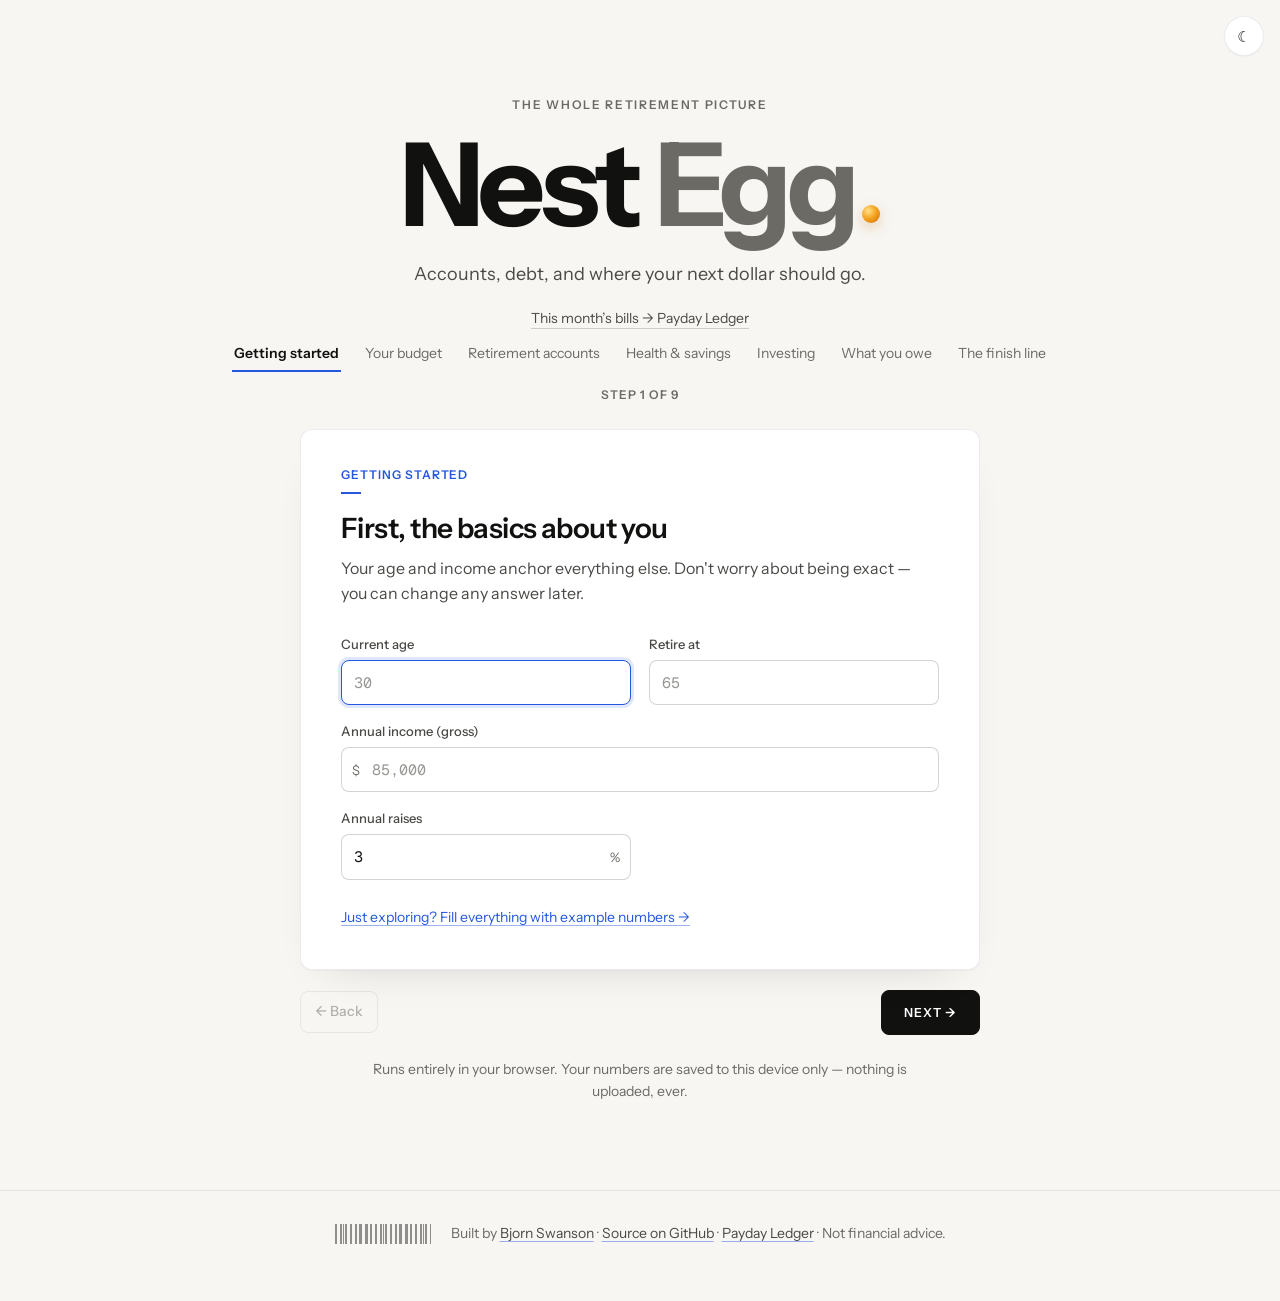
<file: index.html>
<!doctype html>
<html lang="en">
<head>
  <meta charset="utf-8">
  <meta name="viewport" content="width=device-width, initial-scale=1">
  <title>Nest Egg — Retirement Calculator</title>
  <meta name="description" content="A retirement calculator that starts with your budget and walks you through the whole picture: 401(k), Roth IRA, HSA, HYSA, brokerage, and debt. Everything stays in your browser.">
  <meta name="theme-color" content="#f7f6f3">
  <link rel="icon" type="image/svg+xml" href="assets/favicon.svg?v=3">
  <link rel="apple-touch-icon" href="assets/icons/apple-touch-icon.png">
  <link rel="manifest" href="manifest.json">
  <script>
    /* Resolve the theme up front — stored choice, else OS preference — and stamp
       data-theme before first paint, so styles.css needs only [data-theme] rules. */
    (function () {
      var stored = null;
      try { stored = localStorage.getItem('ne_theme'); } catch (e) { }
      var mq = window.matchMedia ? window.matchMedia('(prefers-color-scheme: dark)') : null;
      function apply(t) { document.documentElement.setAttribute('data-theme', t); }
      apply(stored || (mq && mq.matches ? 'dark' : 'light'));
      if (!stored && mq && mq.addEventListener) {
        mq.addEventListener('change', function (e) {
          try { if (localStorage.getItem('ne_theme')) return; } catch (err) { }
          apply(e.matches ? 'dark' : 'light');
        });
      }
    })();
  </script>
  <link rel="preconnect" href="https://fonts.googleapis.com">
  <link rel="preconnect" href="https://fonts.gstatic.com" crossorigin>
  <link href="https://fonts.googleapis.com/css2?family=Instrument+Sans:wght@400;500;600;700&family=Geist+Mono:wght@400;500&display=swap" rel="stylesheet">
  <link rel="stylesheet" href="styles.css?v=24">
</head>
<body>

<header class="site-header">
  <p class="hero-eyebrow">The whole retirement picture</p>
  <h1 class="hero-name"><span class="hn-1">Nest</span> <span class="hn-2">Egg<span class="hero-dot" aria-hidden="true"></span></span></h1>
  <p class="tagline">Accounts, debt, and where your next dollar should go.</p>
  <p class="header-links"><a class="header-link ledger-link" href="https://claude.ai/code/artifact/c1716b25-3b26-45fe-9c6f-95dcc95814d4">This month’s bills → Payday Ledger</a></p>
</header>
<button id="theme-toggle" class="theme-toggle" type="button" aria-label="Toggle dark mode">
  <span class="theme-icon" aria-hidden="true"></span>
</button>

<main>

  <!-- ================= GUIDED WIZARD ================= -->
  <div id="wizard" aria-label="Set up your plan">
    <div class="wiz-top">
      <nav class="wiz-rail" id="wiz-rail" aria-label="Walkthrough sections"></nav>
      <p class="wiz-count"><span id="wiz-count">Step 1 of 9</span></p>
    </div>

    <div class="plan-hints" id="plan-hints" hidden>
      <p class="hint" id="plan-hints-text"></p>
      <p class="plan-hints-actions"><button type="button" class="ghost-btn mini" id="plan-hints-use">Use these numbers</button> <button type="button" class="linklike" id="plan-hints-dismiss">Keep what I have</button></p>
    </div>
    <div id="wiz-budget" class="wiz-budget" hidden>
      <div class="wb-line"><span id="wb-label"></span><span class="wb-amt" id="wb-amt"></span></div>
      <div class="wb-bar" aria-hidden="true"><span class="wb-fill" id="wb-fill"></span></div>
    </div>

    <div id="wiz-steps">

      <!-- Step 1 — About you -->
      <section class="step" data-section="Getting started">
        <p class="step-eyebrow">Getting started</p>
        <h2 class="step-q">First, the basics about you</h2>
        <p class="step-sub">Your age and income anchor everything else. Don't worry about being exact — you can change any answer later.</p>
        <div class="field-grid">
          <label class="field"><span>Current age</span>
            <input type="number" data-bind="profile.currentAge" min="16" max="90" step="1" inputmode="numeric" placeholder="30"></label>
          <label class="field"><span>Retire at</span>
            <input type="number" data-bind="profile.retirementAge" min="30" max="90" step="1" inputmode="numeric" placeholder="65"></label>
          <label class="field span2"><span>Annual income (gross)</span>
            <span class="control"><span class="affix">$</span>
              <input type="number" data-bind="profile.annualIncome" min="0" step="1000" inputmode="decimal" placeholder="85,000"></span></label>
          <label class="field"><span>Annual raises</span>
            <span class="control"><input type="number" data-bind="profile.incomeGrowthPct" min="0" max="20" step="0.5" inputmode="decimal" placeholder="3"><span class="affix">%</span></span></label>
        </div>
        <p class="step-tip"><button type="button" id="load-sample" class="linklike">Just exploring? Fill everything with example numbers →</button></p>
        <div class="wiz-scenario" id="wiz-scenario-wrap" hidden>
          <label class="field"><span>Or pick up a saved setup</span>
            <select id="wiz-scenario-pick" class="scenario-pick"></select></label>
        </div>
      </section>

      <!-- Step 2 — Monthly budget -->
      <section class="step" id="step-budget" data-section="Your budget">
        <p class="step-eyebrow">Your budget</p>
        <h2 class="step-q">What does a normal month look like?</h2>
        <p class="step-sub">Three rough numbers. Whatever's left is your monthly surplus — and the rest of this walkthrough is about pointing it at the right accounts.</p>
        <div class="field-grid">
          <label class="field span2"><span>Monthly take-home pay <button type="button" class="help-btn" data-help="takehome" aria-label="What counts as take-home pay?">?</button></span>
            <span class="control"><span class="affix">$</span>
              <input type="number" data-bind="profile.takeHomeMonthly" min="0" step="100" inputmode="decimal" placeholder="5,000"></span></label>
          <label class="field"><span>Essentials <small>(housing, food, bills)</small> <button type="button" class="help-btn" data-help="essentials" aria-label="What counts as essentials?">?</button></span>
            <span class="control"><span class="affix">$</span>
              <input type="number" data-bind="budget.essentialsMonthly" min="0" step="50" inputmode="decimal" placeholder="2,500"></span></label>
          <label class="field"><span>Everything else <small>(the fun column)</small> <button type="button" class="help-btn" data-help="lifestyle" aria-label="What counts as everything else?">?</button></span>
            <span class="control"><span class="affix">$</span>
              <input type="number" data-bind="budget.lifestyleMonthly" min="0" step="50" inputmode="decimal" placeholder="1,000"></span></label>
        </div>
        <p class="step-tip"><a class="linklike ledger-link" href="https://claude.ai/code/artifact/c1716b25-3b26-45fe-9c6f-95dcc95814d4" target="_blank" rel="noopener">Tracking the real bills? Open Payday Ledger →</a></p>
        <details class="paystub">
          <summary>Have a paystub? Convert it →</summary>
          <p class="hint">Type the numbers off one paycheck — or hand us the paystub PDF and we'll read it, right here in your browser, never uploaded. Either way, the matching questions get ghost suggestions with the math on hover; your answers are never filled in for you.</p>
          <div class="import-row">
            <span class="import-label">Read it for me</span>
            <label class="ghost-btn mini import-trigger" for="ps-file">Load paystub PDF →</label>
            <input type="file" id="ps-file" accept=".pdf,application/pdf,.txt,text/plain" hidden>
            <span class="import-status" id="ps-file-status">or drop the file / paste its text anywhere on this panel</span>
          </div>
          <div class="field-grid">
            <label class="field"><span>I'm paid</span>
              <select data-bind="paystub.freq">
                <option value="52">Weekly</option>
                <option value="26">Every 2 weeks</option>
                <option value="24" selected>Twice a month</option>
                <option value="12">Monthly</option>
              </select></label>
            <label class="field"><span>Gross pay per check <small>(before anything comes out)</small></span>
              <span class="control"><span class="affix">$</span>
                <input type="number" data-bind="paystub.gross" min="0" step="50" inputmode="decimal" placeholder="3,500"></span></label>
            <label class="field"><span>Net pay per check <small>(what hits the bank)</small></span>
              <span class="control"><span class="affix">$</span>
                <input type="number" data-bind="paystub.net" min="0" step="50" inputmode="decimal" placeholder="2,400"></span></label>
            <label class="field"><span>401(k) per check <small>(pre-tax or Roth)</small></span>
              <span class="control"><span class="affix">$</span>
                <input type="number" data-bind="paystub.k401" min="0" step="10" inputmode="decimal" placeholder="0"></span></label>
            <label class="field"><span>HSA per check</span>
              <span class="control"><span class="affix">$</span>
                <input type="number" data-bind="paystub.hsa" min="0" step="10" inputmode="decimal" placeholder="0"></span></label>
          </div>
          <p class="hint ps-readout" id="ps-readout"></p>
        </details>
        <div class="budget-snap" id="budget-snap" aria-live="polite">
          <div class="bs-row"><span>Take-home</span><span class="amt" id="bs-takehome">—</span></div>
          <div class="bs-row"><span>− Essentials</span><span class="amt" id="bs-ess">—</span></div>
          <div class="bs-row"><span>− Everything else</span><span class="amt" id="bs-life">—</span></div>
          <div class="bs-row" id="bs-min-row" hidden><span>− Debt minimums <small>(from your debts list)</small></span><span class="amt" id="bs-min">—</span></div>
          <div class="bs-row bs-total" id="bs-total-row"><span>Free to save &amp; invest</span><span class="amt" id="bs-total">—</span></div>
          <p class="bs-note" id="bs-note"></p>
          <p class="bs-note" id="bs-split" hidden></p>
        </div>
      </section>

      <!-- Step 2 — 401(k) -->
      <section class="step" data-section="Retirement accounts">
        <p class="step-eyebrow">Retirement accounts</p>
        <h2 class="step-q">Do you have a 401(k) at work? <button type="button" class="help-btn" data-help="k401" aria-label="What is a 401(k)?">?</button></h2>
        <p class="step-sub">The retirement account your employer offers — often with free matching money. Leave it blank if you don't have one.</p>
        <div class="vendor-row">
          <span class="vendor-badge" id="vb-k401" hidden aria-hidden="true"></span>
          <select class="vendor-select" data-vendor="k401" aria-label="Who holds your 401(k)?"></select>
        </div>
        <div class="import-row">
          <span class="import-label">Pull balance from a Merrill export</span>
          <label class="ghost-btn mini import-trigger" for="merrill-import-file">Load CSV →</label>
          <input type="file" id="merrill-import-file" accept=".csv,text/csv" hidden>
          <span class="import-status" id="merrill-import-status"></span>
        </div>
        <div class="field-grid">
          <label class="field span2"><span>Current balance</span>
            <span class="control"><span class="affix">$</span>
              <input type="number" data-bind="k401.balance" min="0" step="500" inputmode="decimal" placeholder="0"></span></label>
          <label class="field"><span>You contribute</span>
            <span class="control"><input type="number" data-bind="k401.contribPct" min="0" max="100" step="0.5" inputmode="decimal" placeholder="6"><span class="affix">% of pay</span></span></label>
          <label class="field"><span>Expected return <button type="button" class="help-btn" data-help="returns" aria-label="What is expected return?">?</button></span>
            <span class="control"><input type="number" data-bind="k401.returnPct" min="0" max="20" step="0.5" inputmode="decimal"><span class="affix">%/yr</span></span></label>
          <label class="field"><span>Employer match rate <button type="button" class="help-btn" data-help="match" aria-label="How does an employer match work?">?</button></span>
            <span class="control"><input type="number" data-bind="k401.matchRatePct" min="0" max="200" step="5" inputmode="decimal" placeholder="100"><span class="affix">%</span></span></label>
          <label class="field"><span>…on your first</span>
            <span class="control"><input type="number" data-bind="k401.matchCapPct" min="0" max="100" step="0.5" inputmode="decimal" placeholder="6"><span class="affix">% of pay</span></span></label>
          <p class="hint match-hint" id="match-hint"></p>
          <label class="field"><span>Contribution type <button type="button" class="help-btn" data-help="k401type" aria-label="Pre-tax versus Roth 401(k)">?</button></span>
            <select data-bind="k401.type">
              <option value="pretax">Pre-tax (traditional)</option>
              <option value="roth">Roth</option>
            </select></label>
          <label class="field"><span>Balance that's pre-tax</span>
            <span class="control"><input type="number" data-bind="k401.preTaxBalPct" min="0" max="100" step="5" inputmode="decimal"><span class="affix">%</span></span></label>
        </div>
      </section>

      <!-- Step 3 — Roth IRA -->
      <section class="step" data-section="Retirement accounts">
        <p class="step-eyebrow">Retirement accounts</p>
        <h2 class="step-q">What about a Roth IRA? <button type="button" class="help-btn" data-help="roth" aria-label="What is a Roth IRA?">?</button></h2>
        <p class="step-sub">A retirement account you open yourself — it grows and comes out tax-free. Leave it blank if you haven't opened one.</p>
        <div class="vendor-row">
          <span class="vendor-badge" id="vb-roth" hidden aria-hidden="true"></span>
          <select class="vendor-select" data-vendor="roth" aria-label="Who holds your Roth IRA?"></select>
        </div>
        <div class="field-grid">
          <label class="field"><span>Current balance</span>
            <span class="control"><span class="affix">$</span>
              <input type="number" data-bind="roth.balance" min="0" step="500" inputmode="decimal" placeholder="0"></span></label>
          <label class="field"><span>Monthly contribution</span>
            <span class="control"><span class="affix">$</span>
              <input type="number" data-bind="roth.monthly" min="0" step="25" inputmode="decimal" placeholder="0"></span></label>
          <label class="field"><span>Expected return</span>
            <span class="control"><input type="number" data-bind="roth.returnPct" min="0" max="20" step="0.5" inputmode="decimal"><span class="affix">%/yr</span></span></label>
        </div>
      </section>

      <!-- Step 4 — HSA -->
      <section class="step" data-section="Health & savings">
        <p class="step-eyebrow">Health &amp; savings</p>
        <h2 class="step-q">Are you on an HSA-eligible health plan? <button type="button" class="help-btn" data-help="hsa" aria-label="What is an HSA?">?</button></h2>
        <p class="step-sub">If your health plan is a high-deductible one, the HSA is the most tax-friendly account there is.</p>
        <div class="vendor-row">
          <span class="vendor-badge" id="vb-hsa" hidden aria-hidden="true"></span>
          <select class="vendor-select" data-vendor="hsa" aria-label="Who holds your HSA?"></select>
        </div>
        <label class="check"><input type="checkbox" data-bind="hsa.eligible"> Yes, I have an HSA-eligible health plan</label>
        <div class="field-grid hsa-fields">
          <label class="field"><span>Current balance</span>
            <span class="control"><span class="affix">$</span>
              <input type="number" data-bind="hsa.balance" min="0" step="100" inputmode="decimal" placeholder="0"></span></label>
          <label class="field"><span>Monthly contribution</span>
            <span class="control"><span class="affix">$</span>
              <input type="number" data-bind="hsa.monthly" min="0" step="25" inputmode="decimal" placeholder="0"></span></label>
          <label class="field"><span>Expected return</span>
            <span class="control"><input type="number" data-bind="hsa.returnPct" min="0" max="20" step="0.5" inputmode="decimal"><span class="affix">%/yr</span></span></label>
        </div>
        <p class="hint" id="hsa-max-hint"></p>
        <button type="button" id="hsa-max-btn" class="ghost-btn mini">Set my monthly to the max</button>
      </section>

      <!-- Step 5 — High-yield savings -->
      <section class="step" data-section="Health & savings">
        <p class="step-eyebrow">Health &amp; savings</p>
        <h2 class="step-q">Where's your cash? <button type="button" class="help-btn" data-help="hysa" aria-label="What is a high-yield savings account?">?</button></h2>
        <p class="step-sub">Your high-yield savings — including the emergency fund you'd tap in a pinch.</p>
        <div class="vendor-row">
          <span class="vendor-badge" id="vb-hysa" hidden aria-hidden="true"></span>
          <select class="vendor-select" data-vendor="hysa" aria-label="Who holds your savings account?"></select>
        </div>
        <div class="field-grid">
          <label class="field"><span>Current balance</span>
            <span class="control"><span class="affix">$</span>
              <input type="number" data-bind="hysa.balance" min="0" step="500" inputmode="decimal" placeholder="0"></span></label>
          <label class="field"><span>Monthly contribution</span>
            <span class="control"><span class="affix">$</span>
              <input type="number" data-bind="hysa.monthly" min="0" step="25" inputmode="decimal" placeholder="0"></span></label>
          <label class="field"><span>APY</span>
            <span class="control"><input type="number" data-bind="hysa.apyPct" min="0" max="10" step="0.1" inputmode="decimal"><span class="affix">%</span></span></label>
          <label class="field"><span>Emergency fund goal <button type="button" class="help-btn" data-help="ef" aria-label="What is an emergency fund?">?</button></span>
            <span class="control"><span class="affix">$</span>
              <input type="number" data-bind="hysa.efTarget" min="0" step="1000" inputmode="decimal" placeholder="15,000"></span></label>
        </div>
      </section>

      <!-- Step 6 — Brokerage -->
      <section class="step" data-section="Investing">
        <p class="step-eyebrow">Investing</p>
        <h2 class="step-q">Any investing outside retirement accounts? <button type="button" class="help-btn" data-help="brokerage" aria-label="What is a brokerage account?">?</button></h2>
        <p class="step-sub">A regular (taxable) brokerage account. Leave it blank if you don't have one yet.</p>
        <div class="vendor-row">
          <span class="vendor-badge" id="vb-brokerage" hidden aria-hidden="true"></span>
          <select class="vendor-select" data-vendor="brokerage" aria-label="Who holds your brokerage account?"></select>
        </div>
        <div class="import-row">
          <span class="import-label">Pull live balance from Schwab</span>
          <label class="ghost-btn mini import-trigger" for="schwab-import-file">Load export →</label>
          <input type="file" id="schwab-import-file" accept=".json,application/json" hidden>
          <span class="import-status" id="schwab-import-status"></span>
        </div>
        <div class="field-grid">
          <label class="field"><span>Current balance</span>
            <span class="control"><span class="affix">$</span>
              <input type="number" data-bind="brokerage.balance" min="0" step="500" inputmode="decimal" placeholder="0"></span></label>
          <label class="field"><span>Monthly contribution</span>
            <span class="control"><span class="affix">$</span>
              <input type="number" data-bind="brokerage.monthly" min="0" step="25" inputmode="decimal" placeholder="0"></span></label>
          <label class="field"><span>Expected return</span>
            <span class="control"><input type="number" data-bind="brokerage.returnPct" min="0" max="20" step="0.5" inputmode="decimal"><span class="affix">%/yr</span></span></label>
        </div>
      </section>

      <!-- Step 7 — Debts -->
      <section class="step" data-section="What you owe">
        <p class="step-eyebrow">What you owe</p>
        <h2 class="step-q">Let's list any debts <button type="button" class="help-btn" data-help="debts" aria-label="How are debts handled?">?</button></h2>
        <p class="step-sub">Credit cards, student loans, car loans — anything with a balance and an APR. We'll build a payoff plan. No debts? Just move on.</p>
        <div id="debt-list"></div>
        <button type="button" id="add-debt" class="ghost-btn">+ Add a debt</button>
        <div class="field-grid">
          <label class="field span2"><span>Extra toward debt each month <small>(beyond minimums)</small> <button type="button" class="help-btn" data-help="extraDebt" aria-label="Why pay extra toward debt?">?</button></span>
            <span class="control"><span class="affix">$</span>
              <input type="number" data-bind="extraDebtMonthly" min="0" step="25" inputmode="decimal" placeholder="0"></span></label>
        </div>
      </section>

      <!-- Step 8 — Goals -->
      <section class="step" data-section="The finish line">
        <p class="step-eyebrow">The finish line</p>
        <h2 class="step-q">Finally — what does retirement look like?</h2>
        <p class="step-sub">How much you'll spend, and a few assumptions you can fine-tune. Then we'll show your plan.</p>
        <div class="field-grid">
          <label class="field span2"><span>Monthly spending in retirement <small>(today's dollars)</small></span>
            <span class="control"><span class="affix">$</span>
              <input type="number" data-bind="goals.retireSpendMonthly" min="0" step="250" inputmode="decimal" placeholder="5,000"></span></label>
          <label class="field"><span>Inflation <button type="button" class="help-btn" data-help="inflation" aria-label="How is inflation used?">?</button></span>
            <span class="control"><input type="number" data-bind="goals.inflationPct" min="0" max="10" step="0.1" inputmode="decimal"><span class="affix">%/yr</span></span></label>
          <label class="field"><span>Withdrawal rate <button type="button" class="help-btn" data-help="swr" aria-label="What is a withdrawal rate?">?</button></span>
            <span class="control"><input type="number" data-bind="goals.swrPct" min="1" max="10" step="0.25" inputmode="decimal"><span class="affix">%/yr</span></span></label>
          <label class="field span2"><span>Tax rate in retirement <button type="button" class="help-btn" data-help="taxrate" aria-label="What is the retirement tax rate for?">?</button></span>
            <span class="control"><input type="number" data-bind="goals.taxRatePct" min="0" max="50" step="1" inputmode="decimal"><span class="affix">% on pre-tax dollars</span></span></label>
          <label class="field"><span>Social Security <button type="button" class="help-btn" data-help="ss" aria-label="How is Social Security used?">?</button></span>
            <span class="control"><span class="affix">$</span><input type="number" data-bind="goals.ssMonthly" min="0" step="100" inputmode="decimal" placeholder="0"><span class="affix">/mo</span></span></label>
          <label class="field"><span>…starting at age</span>
            <span class="control"><input type="number" data-bind="goals.ssStartAge" min="62" max="70" step="1" inputmode="numeric" placeholder="67"></span></label>
        </div>
        <label class="check"><input type="checkbox" data-bind="growContrib"> Grow my monthly contributions with raises <button type="button" class="help-btn" data-help="growc" aria-label="What does growing contributions mean?">?</button></label>
        <details class="advanced">
          <summary>Advanced: contribution limits &amp; thresholds</summary>
          <div class="field-grid">
            <label class="field"><span>401(k) limit</span>
              <span class="control"><span class="affix">$</span>
                <input type="number" data-bind="limits.k401" min="0" step="500" inputmode="decimal"></span></label>
            <label class="field"><span>IRA limit</span>
              <span class="control"><span class="affix">$</span>
                <input type="number" data-bind="limits.ira" min="0" step="500" inputmode="decimal"></span></label>
            <label class="field"><span>HSA limit</span>
              <span class="control"><span class="affix">$</span>
                <input type="number" data-bind="limits.hsa" min="0" step="50" inputmode="decimal"></span></label>
            <label class="field"><span>"High interest" means ≥ <button type="button" class="help-btn" data-help="highApr" aria-label="What counts as high-interest debt?">?</button></span>
              <span class="control"><input type="number" data-bind="limits.highAprPct" min="0" max="30" step="0.5" inputmode="decimal"><span class="affix">% APR</span></span></label>
          </div>
        </details>
      </section>

    </div>

    <div class="wiz-nav">
      <button type="button" id="wiz-back" class="ghost-btn" disabled>← Back</button>
      <button type="button" id="wiz-next" class="sample-btn">Next →</button>
    </div>
    <p class="privacy-note wiz-privacy">Runs entirely in your browser. Your numbers are saved to this device only — nothing is uploaded, ever.</p>
  </div>

  <!-- ================= RESULTS ================= -->
  <div id="results-view" hidden>
    <div class="results-topbar">
      <button type="button" id="edit-answers" class="ghost-btn">← Edit my answers</button>
      <div class="topbar-right">
        <select id="scenario-pick" class="scenario-pick" aria-label="Load a saved setup"></select>
        <button type="button" id="scenario-save" class="ghost-btn">Save setup</button>
        <button type="button" id="scenario-delete" class="ghost-btn danger" hidden>Delete</button>
        <button type="button" id="export-data" class="ghost-btn">Download</button>
        <button type="button" id="import-data" class="ghost-btn">Load file</button>
        <input type="file" id="import-file" accept="application/json,.json" hidden>
        <button type="button" id="reset" class="ghost-btn danger">Clear all</button>
      </div>
    </div>

    <section class="results" aria-label="Projection">

      <div id="empty-state" class="empty-state" hidden>
        <p>Add your current age and a retirement age to see your plan. <button type="button" id="empty-edit" class="linklike">Back to the questions →</button></p>
      </div>

      <div id="results-body" hidden>

        <div class="kpi-row">
          <div class="tile">
            <span class="tile-label">Spendable nest egg (after tax) <button type="button" class="help-btn" data-help="nestegg" aria-label="How is the spendable nest egg calculated?">?</button></span>
            <span class="tile-value" id="kpi-nestegg">—</span>
            <span class="tile-sub" id="kpi-nestegg-today">—</span>
          </div>
          <div class="tile">
            <span class="tile-label">Retirement goal coverage</span>
            <span class="tile-value" id="kpi-coverage">—</span>
            <div class="meter" id="kpi-meter"><div class="meter-fill"></div></div>
            <span class="tile-sub" id="kpi-coverage-sub">—</span>
          </div>
          <div class="tile">
            <span class="tile-label">Debt-free</span>
            <span class="tile-value" id="kpi-debtfree">—</span>
            <span class="tile-sub" id="kpi-interest">—</span>
          </div>
          <div class="tile">
            <span class="tile-label">Recommended-order boost</span>
            <span class="tile-value" id="kpi-boost">—</span>
            <span class="tile-sub" id="kpi-boost-sub">—</span>
          </div>
        </div>

        <section class="card" id="plan-card">
          <div class="card-head">
            <div><h2>What to do with this month's money</h2></div>
            <span class="hint">the recommended order, as marching orders</span>
          </div>
          <ol class="orders" id="orders"></ol>
          <p class="hint" id="orders-match-note"></p>
          <div class="adopt-row">
            <button type="button" id="adopt-plan" class="sample-btn adopt-btn">Make this my plan</button>
            <span class="hint" id="adopt-note">Writes these amounts into your inputs — your plan becomes the recommended one.</span>
          </div>
        </section>

        <section class="card" id="summary-card">
          <div class="card-head">
            <div><h2>Your setup at a glance</h2></div>
            <span class="hint">everything you told us — <button type="button" id="summary-edit" class="linklike">edit →</button></span>
          </div>
          <div id="summary-grid" class="summary-grid"></div>
        </section>

        <section class="card" id="inbox-card">
          <div class="card-head">
            <div><h2>Drop in a statement</h2></div>
            <span class="hint">read in your browser — nothing is uploaded, ever</span>
          </div>
          <p class="hint">Paystub PDFs feed the budget step’s ghost suggestions. Merrill and Schwab statements (PDF, CSV, or export) update the matching balance and get logged as a dated snapshot below, so your real numbers build a history.</p>
          <div class="import-row">
            <label class="ghost-btn mini import-trigger" for="inbox-file">Load a document →</label>
            <input type="file" id="inbox-file" accept=".pdf,.csv,.json,.txt,application/pdf,text/csv,application/json,text/plain" hidden>
            <span class="import-status" id="inbox-status">or drag it onto this card</span>
          </div>
        </section>

        <section class="card" id="tracking-card" hidden>
          <div class="card-head">
            <div><h2>Tracking</h2></div>
            <span class="hint">your real balances over time, from the statements you’ve dropped</span>
          </div>
          <div id="tracking-body"></div>
        </section>

        <section class="card" id="insights-card">
          <div class="card-head">
            <h2>Coaching corner</h2>
            <span class="hint">personalized to your salary and plan</span>
          </div>
          <div id="coach-summary"></div>
          <div id="insights"></div>
          <div id="fifty-wrap" hidden>
            <h3 class="ms-title">Your paycheck, 50/30/20 <button type="button" class="help-btn" data-help="fifty" aria-label="What is the 50/30/20 rule?">?</button></h3>
            <p class="hint" id="fifty-note"></p>
            <div class="fifty-bar" aria-hidden="true">
              <span class="fb-needs"></span><span class="fb-wants"></span><span class="fb-future"></span>
              <span class="fb-marker" id="fifty-marker"></span>
            </div>
            <div class="fifty-rows" id="fifty-rows"></div>
          </div>
          <div id="mg-wrap" hidden>
            <h3 class="ms-title">What each retirement age takes <button type="button" class="help-btn" data-help="mgrate" aria-label="Where do these percentages come from?">?</button></h3>
            <p class="hint">The share of gross income to invest, starting from zero today, to replace 80% of your paycheck from that age on. Rebuilt from <a href="https://moneyguy.com/" target="_blank" rel="noopener">Money Guy</a>&rsquo;s &ldquo;How Much Should You Save?&rdquo; table.</p>
            <div class="milestones" id="mg-strip"></div>
          </div>
          <div id="milestones-wrap" hidden>
            <h3 class="ms-title">Savings benchmarks for your salary</h3>
            <p class="hint">A common rule of thumb: retirement savings as a multiple of your salary at each age.</p>
            <div class="milestones" id="milestones"></div>
          </div>
        </section>

        <section class="card chart-card" id="projection-card">
          <div class="card-head">
            <div>
              <h2>Net worth to retirement</h2>
            </div>
            <div class="legend" id="legend-projection"></div>
          </div>
          <p class="hint">Everything you own minus everything you owe, month by month, in gross (pre-tax) dollars — the tiles above show the after-tax view. The shaded band is the 10th–90th percentile range from 400 Monte Carlo scenarios (historical equity volatility ~15%/yr); the dashed line is your nest-egg goal.</p>
          <div id="chart-projection"></div>
        </section>

        <section class="card" id="waterfall-card">
          <div class="card-head"><h2>Where your next dollar goes</h2></div>
          <p class="hint" id="waterfall-note">Same monthly budget, two orders. The recommended order follows: employer match → high-interest debt → emergency fund → HSA → Roth IRA → max 401(k) → remaining debt → taxable brokerage.</p>
          <div class="waterfall-grid">
            <table class="mini-table" aria-label="Your plan today, first month">
              <caption>Your plan today <span class="cap-sub">/mo, month one</span></caption>
              <tbody id="alloc-current"></tbody>
            </table>
            <table class="mini-table" aria-label="Recommended order, first month">
              <caption>Recommended order <span class="cap-sub">/mo, month one</span></caption>
              <tbody id="alloc-rec"></tbody>
            </table>
          </div>
          <div id="checklist-wrap" hidden>
            <h3 class="ms-title">To follow the recommended order this month</h3>
            <ul id="checklist" class="checklist"></ul>
          </div>
        </section>

        <div class="two-up">
          <section class="card chart-card" id="mix-card">
            <div class="card-head">
              <div><h2>Account mix over time</h2></div>
              <div class="legend" id="legend-mix"></div>
            </div>
            <p class="hint">Where <em>your plan's</em> money lives at each age — the five accounts stacked to the total (gross values).</p>
            <div id="chart-mix"></div>
          </section>
          <section class="card chart-card" id="debt-card">
            <div class="card-head">
              <div><h2>Debt balance</h2></div>
              <div class="legend" id="legend-debt"></div>
            </div>
            <p class="hint">Total owed under each order, until paid off. The recommended order attacks high-interest balances first, so it usually drops faster.</p>
            <div id="chart-debt"></div>
          </section>
        </div>

        <details class="card table-view">
          <summary><h2>Projection table</h2><span class="hint">every value, year by year</span></summary>
          <div class="table-scroll">
            <table id="projection-table">
              <thead>
                <tr><th scope="col">Age</th><th scope="col">401(k)</th><th scope="col">Roth IRA</th><th scope="col">HSA</th><th scope="col">HYSA</th><th scope="col">Brokerage</th><th scope="col">Debt</th><th scope="col">Net worth</th><th scope="col">Recommended</th><th scope="col">Band low</th><th scope="col">Band high</th></tr>
              </thead>
              <tbody></tbody>
            </table>
          </div>
        </details>

        <details class="card methodology">
          <summary><h2>How the math works</h2></summary>
          <ul>
            <li>Everything compounds monthly; contributions land before growth each month.</li>
            <li>Employer match is applied per paycheck up to your match cap — no year-end true-up. Match dollars are always pre-tax.</li>
            <li><strong>Taxes:</strong> pre-tax 401(k) dollars (including the match) are discounted by your "tax rate in retirement" in every spendable figure; Roth and HSA dollars are treated as tax-free, and brokerage gains aren't taxed (a simplification in your favor).</li>
            <li><strong>Social Security</strong> shrinks the nest egg you need: the goal covers spending minus your benefit, plus a bridge (benefit × years) if you retire before it starts. The benefit is assumed to keep pace with inflation.</li>
            <li>Annual contribution limits are indexed to your inflation assumption and include catch-ups: +$8,000 (401(k)) and +$1,100 (IRA) from age 50, +$1,000 (HSA) from 55. Blocked dollars keep working elsewhere.</li>
            <li>When "grow my monthly contributions with raises" is on, flat monthly amounts (Roth, HSA, HYSA, brokerage, extra debt) rise with your income so your savings rate holds steady instead of quietly decaying for decades.</li>
            <li>Extra debt payments go to the highest-APR balance first (avalanche). When a debt is paid off, its old minimum payment rolls into your plan instead of disappearing. Card minimums are modeled as fixed dollars — real card minimums shrink with the balance, so payoff runs slightly faster here. Income-driven student-loan plans aren't modeled — enter your actual monthly payment as the minimum.</li>
            <li>The <em>recommended order</em> re-allocates the same monthly budget: employer match → debt at or above your high-interest threshold → emergency fund → HSA → Roth IRA → 401(k) to the annual max → remaining debt → taxable brokerage. Your plan and the recommended plan always spend identical dollars, so the gap between the two lines is pure ordering.</li>
            <li>The shaded band runs your exact plan with every investment return 2 points higher and lower — a reminder that the smooth line is the middle of a wide range, not a promise.</li>
            <li>The coaching corner's needed-savings-rate benchmarks rebuild Money Guy's "How Much Should You Save?" methodology, verified against all 89 cells of the published table: invest a flat share of gross pay from zero, at a return of 10% at age 20 that falls 0.1 points per year of age, with 3% raises and 3% inflation, until the nest egg covers 80% of final income at a 4% withdrawal rate.</li>
            <li>Roth IRA income limits aren't enforced — at high incomes the model assumes you'd use the backdoor. The HSA's payroll FICA advantage isn't counted (it's slightly better than shown).</li>
          </ul>
          <p class="disclaimer">This is an educational tool, not financial advice. Numbers are projections built on your assumptions — real markets won't cooperate so smoothly.</p>
        </details>

      </div>
    </section>
  </div>
</main>

<footer class="site-footer">
  <span class="barcode" aria-hidden="true"></span>
  <p>Built by <a href="https://bjornswanson0.github.io/" rel="author">Bjorn Swanson</a> · <a href="https://github.com/bjornswanson0/nest-egg">Source on GitHub</a> · <a class="ledger-link" href="https://claude.ai/code/artifact/c1716b25-3b26-45fe-9c6f-95dcc95814d4">Payday Ledger</a> · Not financial advice.</p>
</footer>

<template id="debt-row-tpl">
  <div class="debt-row">
    <input type="text" class="debt-name" placeholder="Name (e.g. Visa)" maxlength="24" aria-label="Debt name">
    <select class="debt-kind" aria-label="Debt type">
      <option value="card">Credit card</option>
      <option value="student">Student loan</option>
      <option value="auto">Auto loan</option>
      <option value="personal">Personal loan</option>
      <option value="other">Other</option>
    </select>
    <button type="button" class="debt-remove" aria-label="Remove this debt">×</button>
    <div class="debt-amounts">
      <span class="control"><span class="affix">$</span>
        <input type="number" class="debt-balance" min="0" step="100" inputmode="decimal" placeholder="Balance" aria-label="Debt balance"></span>
      <span class="control"><input type="number" class="debt-apr" min="0" max="99" step="0.1" inputmode="decimal" placeholder="APR" aria-label="Debt APR"><span class="affix">%</span></span>
      <span class="control"><span class="affix">$</span>
        <input type="number" class="debt-min" min="0" step="10" inputmode="decimal" placeholder="Min/mo" aria-label="Minimum monthly payment"></span>
    </div>
  </div>
</template>

<script src="js/engine.js?v=5"></script>
<script src="js/charts.js?v=3"></script>
<script src="js/app.js?v=23"></script>
</body>
</html>
</file>
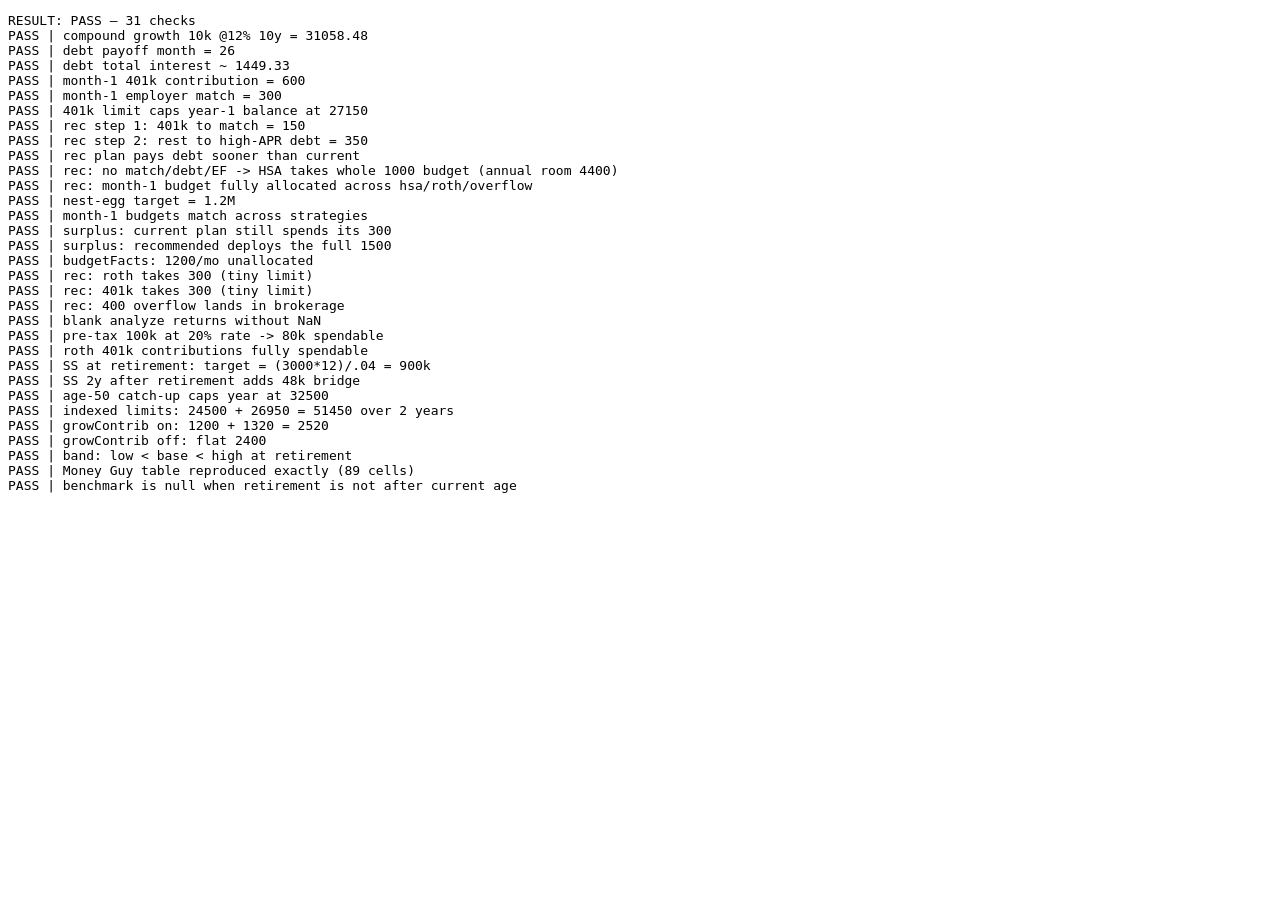
<file: tests/engine-test.html>
<!doctype html>
<html lang="en">
<head>
<meta charset="utf-8">
<title>Nest Egg engine tests</title>
</head>
<body>
<pre id="out"></pre>
<script src="../js/engine.js"></script>
<script>
(function () {
  'use strict';
  var out = [];
  function t(name, cond, detail) {
    out.push((cond ? 'PASS' : 'FAIL') + ' | ' + name + (cond ? '' : ' | got: ' + detail));
  }
  function near(a, b, tol) { return Math.abs(a - b) <= tol; }

  var blank = {
    profile: { currentAge: 30, retirementAge: 40, annualIncome: 0, incomeGrowthPct: 0 },
    k401: { balance: 0, contribPct: 0, matchRatePct: 0, matchCapPct: 0, returnPct: 0 },
    roth: { balance: 0, monthly: 0, returnPct: 0 },
    hsa: { eligible: false, balance: 0, monthly: 0, returnPct: 0 },
    hysa: { balance: 0, apyPct: 0, monthly: 0, efTarget: 0 },
    debts: [],
    extraDebtMonthly: 0,
    goals: { retireSpendMonthly: 0, swrPct: 4, inflationPct: 0 },
    limits: { k401: 24500, ira: 7500, hsa: 4400, highAprPct: 7 }
  };
  function clone(o) { return JSON.parse(JSON.stringify(o)); }

  /* 1. Compound growth: $10k at 12% for 10y, no contributions -> 10000 * 1.12^10 */
  var c1 = clone(blank);
  c1.roth.balance = 10000; c1.roth.returnPct = 12;
  var r1 = NestEgg.simulate(NestEgg.normalize(c1), 'current');
  t('compound growth 10k @12% 10y = 31058.48',
    near(r1.final.roth, 31058.48, 0.5), r1.final.roth.toFixed(2));

  /* 2. Debt amortization: $5k @24% APR, $250/mo minimum -> 26 months, ~$1449.33 interest */
  var c2 = clone(blank);
  c2.debts = [{ name: 'card', balance: 5000, aprPct: 24, minPayment: 250 }];
  var r2 = NestEgg.simulate(NestEgg.normalize(c2), 'current');
  t('debt payoff month = 26', r2.debtFreeMonth === 26, r2.debtFreeMonth);
  t('debt total interest ~ 1449.33', near(r2.totalInterest, 1449.33, 1), r2.totalInterest.toFixed(2));

  /* 3. Employer match: $120k salary, 6% contrib, 50% match up to 6% -> $600 + $300 month 1 */
  var c3 = clone(blank);
  c3.profile.annualIncome = 120000;
  c3.k401.contribPct = 6; c3.k401.matchRatePct = 50; c3.k401.matchCapPct = 6;
  var r3 = NestEgg.simulate(NestEgg.normalize(c3), 'current');
  t('month-1 401k contribution = 600', near(r3.firstAlloc.k401, 600, 0.01), r3.firstAlloc.k401);
  t('month-1 employer match = 300', near(r3.firstAlloc.match, 300, 0.01), r3.firstAlloc.match);

  /* 4. Annual 401k limit: 30% of $120k caps at $24,500; per-paycheck match dies when
        contributions stop (8 months x 300 + 250 partial) -> balance 27150 at 0% return */
  var c4 = clone(blank);
  c4.profile.retirementAge = 31;
  c4.profile.annualIncome = 120000;
  c4.k401.contribPct = 30; c4.k401.matchRatePct = 50; c4.k401.matchCapPct = 6;
  var r4 = NestEgg.simulate(NestEgg.normalize(c4), 'current');
  t('401k limit caps year-1 balance at 27150', near(r4.final.k401, 27150, 1), r4.final.k401.toFixed(2));

  /* 5. Recommended allocator order: match first, then high-APR debt */
  var c5 = clone(blank);
  c5.profile.annualIncome = 60000;
  c5.k401.matchRatePct = 100; c5.k401.matchCapPct = 3;
  c5.hysa.monthly = 500;
  c5.debts = [{ name: 'card', balance: 4000, aprPct: 24, minPayment: 100 }];
  var r5 = NestEgg.simulate(NestEgg.normalize(c5), 'recommended');
  t('rec step 1: 401k to match = 150', near(r5.firstAlloc.steps.match, 150, 0.01), r5.firstAlloc.steps.match);
  t('rec step 2: rest to high-APR debt = 350', near(r5.firstAlloc.steps.hiDebt, 350, 0.01), r5.firstAlloc.steps.hiDebt);
  t('rec plan pays debt sooner than current',
    r5.debtFreeMonth < NestEgg.simulate(NestEgg.normalize(c5), 'current').debtFreeMonth,
    r5.debtFreeMonth);

  /* 6. Waterfall continues after debt + EF: budget flows into HSA then Roth */
  var c6 = clone(blank);
  c6.profile.annualIncome = 60000;
  c6.hsa.eligible = true;
  c6.hysa.monthly = 1000; c6.hysa.efTarget = 0;
  var r6 = NestEgg.simulate(NestEgg.normalize(c6), 'recommended');
  t('rec: no match/debt/EF -> HSA takes whole 1000 budget (annual room 4400)',
    near(r6.firstAlloc.steps.hsa, 1000, 0.01), r6.firstAlloc.steps.hsa);
  t('rec: month-1 budget fully allocated across hsa/roth/overflow',
    near(r6.firstAlloc.steps.hsa + r6.firstAlloc.steps.roth + r6.firstAlloc.steps.overflow, 1000, 0.01),
    JSON.stringify(r6.firstAlloc.steps));

  /* 7. Readiness target: $4k/mo spend today, 0% inflation, 4% SWR -> $1.2M */
  var c7 = clone(blank);
  c7.goals.retireSpendMonthly = 4000;
  var a7 = NestEgg.analyze(c7);
  t('nest-egg target = 1.2M', near(a7.target, 1200000, 0.01), a7.target);

  /* 8. Budget parity: both strategies spend the same total in month 1 */
  var c8 = clone(blank);
  c8.profile.annualIncome = 90000;
  c8.k401.contribPct = 5; c8.k401.matchRatePct = 100; c8.k401.matchCapPct = 4;
  c8.roth.monthly = 200; c8.hysa.monthly = 300; c8.extraDebtMonthly = 100;
  c8.brokerage = { balance: 0, monthly: 150, returnPct: 7 };
  c8.debts = [{ name: 'loan', balance: 8000, aprPct: 11, minPayment: 150 }];
  var cur8 = NestEgg.simulate(NestEgg.normalize(c8), 'current');
  var rec8 = NestEgg.simulate(NestEgg.normalize(c8), 'recommended');
  var spend = function (fa) { return fa.k401 + fa.roth + fa.hsa + fa.hysa + fa.brok + fa.debtExtra; };
  t('month-1 budgets match across strategies',
    near(spend(cur8.firstAlloc), spend(rec8.firstAlloc), 0.01),
    spend(cur8.firstAlloc) + ' vs ' + spend(rec8.firstAlloc));

  /* 8a. Known surplus: recommended deploys the full budget, current plan doesn't */
  var c8a = clone(blank);
  c8a.profile.annualIncome = 60000;
  c8a.profile.takeHomeMonthly = 4000;
  c8a.budget = { essentialsMonthly: 2000, lifestyleMonthly: 500 };
  c8a.roth.monthly = 300;
  var cur8a = NestEgg.simulate(NestEgg.normalize(c8a), 'current');
  var rec8a = NestEgg.simulate(NestEgg.normalize(c8a), 'recommended');
  t('surplus: current plan still spends its 300', near(spend(cur8a.firstAlloc), 300, 0.01), spend(cur8a.firstAlloc));
  t('surplus: recommended deploys the full 1500', near(spend(rec8a.firstAlloc), 1500, 0.01), spend(rec8a.firstAlloc));
  var bf8a = NestEgg.budgetFacts(NestEgg.normalize(c8a));
  t('budgetFacts: 1200/mo unallocated', near(bf8a.unallocated, 1200, 0.01), bf8a.unallocated);

  /* 8b. Overflow past every limit lands in the taxable brokerage */
  var c8b = clone(blank);
  c8b.profile.annualIncome = 60000;
  c8b.brokerage = { balance: 0, monthly: 1000, returnPct: 7 };
  c8b.limits = { k401: 300, ira: 300, hsa: 4400, highAprPct: 7 };
  var r8b = NestEgg.simulate(NestEgg.normalize(c8b), 'recommended');
  t('rec: roth takes 300 (tiny limit)', near(r8b.firstAlloc.steps.roth, 300, 0.01), r8b.firstAlloc.steps.roth);
  t('rec: 401k takes 300 (tiny limit)', near(r8b.firstAlloc.steps.k401Max, 300, 0.01), r8b.firstAlloc.steps.k401Max);
  t('rec: 400 overflow lands in brokerage', near(r8b.firstAlloc.brok, 400, 0.01), r8b.firstAlloc.brok);

  /* 9. Zero/blank inputs do not blow up */
  var a9 = NestEgg.analyze({});
  t('blank analyze returns without NaN', isFinite(a9.current.final.netWorth), a9.current.final.netWorth);

  /* 10. Tax haircut: pre-tax 401k dollars are worth (1 - rate) after tax */
  var c10 = clone(blank);
  c10.k401.balance = 100000;
  c10.goals.taxRatePct = 20;
  var a10 = NestEgg.analyze(c10);
  t('pre-tax 100k at 20% rate -> 80k spendable', near(a10.spendable, 80000, 0.5), a10.spendable);

  /* 11. Roth-type 401k contributions escape the haircut */
  var c11 = clone(blank);
  c11.profile.retirementAge = 31;
  c11.profile.annualIncome = 120000;
  c11.k401.contribPct = 10;
  c11.k401.type = 'roth';
  c11.goals.taxRatePct = 25;
  var a11 = NestEgg.analyze(c11);
  t('roth 401k contributions fully spendable',
    near(a11.spendable, a11.current.final.invested, 0.01) && near(a11.spendable, 12000, 1),
    a11.spendable + ' vs ' + a11.current.final.invested);

  /* 12. Social Security shrinks the target; retiring before it adds a bridge */
  var c12 = clone(blank);
  c12.profile.retirementAge = 65;
  c12.goals.retireSpendMonthly = 5000;
  c12.goals.ssMonthly = 2000;
  c12.goals.ssStartAge = 65;
  var a12 = NestEgg.analyze(c12);
  t('SS at retirement: target = (3000*12)/.04 = 900k', near(a12.target, 900000, 0.5), a12.target);
  c12.goals.ssStartAge = 67;
  var a12b = NestEgg.analyze(c12);
  t('SS 2y after retirement adds 48k bridge', near(a12b.target, 948000, 0.5), a12b.target);

  /* 13. Catch-up: 401k limit is 24500+8000 at age 50+ */
  var c13 = clone(blank);
  c13.profile.currentAge = 50; c13.profile.retirementAge = 51;
  c13.profile.annualIncome = 240000;
  c13.k401.contribPct = 30;
  var r13 = NestEgg.simulate(NestEgg.normalize(c13), 'current');
  t('age-50 catch-up caps year at 32500', near(r13.final.k401, 32500, 1), r13.final.k401.toFixed(2));

  /* 14. Limits are inflation-indexed: year 2 cap = base * 1.1 at 10% inflation */
  var c14 = clone(blank);
  c14.profile.retirementAge = 32;
  c14.profile.annualIncome = 600000;
  c14.k401.contribPct = 30;
  c14.goals.inflationPct = 10;
  var r14 = NestEgg.simulate(NestEgg.normalize(c14), 'current');
  t('indexed limits: 24500 + 26950 = 51450 over 2 years', near(r14.final.k401, 51450, 1), r14.final.k401.toFixed(2));

  /* 15. Contribution growth: flat monthlies grow with raises when toggled */
  var c15 = clone(blank);
  c15.profile.retirementAge = 32;
  c15.profile.incomeGrowthPct = 10;
  c15.roth.monthly = 100;
  c15.growContrib = true;
  var r15 = NestEgg.simulate(NestEgg.normalize(c15), 'current');
  t('growContrib on: 1200 + 1320 = 2520', near(r15.final.roth, 2520, 0.5), r15.final.roth.toFixed(2));
  c15.growContrib = false;
  var r15b = NestEgg.simulate(NestEgg.normalize(c15), 'current');
  t('growContrib off: flat 2400', near(r15b.final.roth, 2400, 0.5), r15b.final.roth.toFixed(2));

  /* 16. Return band brackets the central path */
  var c16 = clone(blank);
  c16.profile.retirementAge = 50;
  c16.roth.balance = 10000; c16.roth.returnPct = 7;
  var a16 = NestEgg.analyze(c16);
  t('band: low < base < high at retirement',
    a16.currentLow.final.invested < a16.current.final.invested &&
    a16.current.final.invested < a16.currentHigh.final.invested,
    [a16.currentLow.final.invested, a16.current.final.invested, a16.currentHigh.final.invested].join(' / '));

  /* 17. Money Guy "How Much Should You Save?" — the engine's benchmark must
        reproduce every non-blank cell of the published table (ages 20-40 by
        retirement 45-65: the % of gross income to invest, from zero, to
        replace 80% of income at that age). */
  var MG_COLS = [45, 50, 55, 60, 65];
  var MG = {
    20: [30, 20, 13, 9, 6], 21: [33, 22, 15, 10, 7], 22: [37, 24, 16, 11, 8],
    23: [41, 27, 18, 12, 9], 24: [45, 29, 20, 14, 10], 25: [50, 32, 22, 15, 11],
    26: [55, 36, 24, 17, 12], 27: [61, 39, 27, 18, 13], 28: [68, 43, 29, 20, 14],
    29: [75, 48, 32, 22, 16], 30: [84, 53, 35, 24, 17], 31: [null, 58, 38, 26, 19],
    32: [null, 64, 42, 29, 20], 33: [null, 71, 46, 32, 22], 34: [null, 79, 51, 35, 24],
    35: [null, 87, 56, 38, 27], 36: [null, null, 61, 41, 29], 37: [null, null, 68, 45, 32],
    38: [null, null, 74, 49, 34], 39: [null, null, 82, 54, 37], 40: [null, null, null, 59, 41]
  };
  var mgCells = 0, mgBad = [];
  Object.keys(MG).forEach(function (age) {
    MG_COLS.forEach(function (retAt, i) {
      if (MG[age][i] == null) return;
      mgCells++;
      var got = Math.round(NestEgg.neededSavingsRate(parseFloat(age), retAt));
      if (got !== MG[age][i]) mgBad.push(age + '->' + retAt + ': ' + got + ' vs ' + MG[age][i]);
    });
  });
  t('Money Guy table reproduced exactly (' + mgCells + ' cells)', mgCells === 89 && mgBad.length === 0, mgBad.join('; '));
  t('benchmark is null when retirement is not after current age',
    NestEgg.neededSavingsRate(30, 30) === null && NestEgg.neededSavingsRate(0, 45) === null,
    NestEgg.neededSavingsRate(30, 30));

  var failed = out.filter(function (l) { return l.indexOf('FAIL') === 0; }).length;
  out.unshift((failed ? 'RESULT: FAIL (' + failed + ')' : 'RESULT: PASS') + ' — ' + out.length + ' checks');
  document.getElementById('out').textContent = out.join('\n');
})();
</script>
</body>
</html>
</file>
<file: styles.css>
/* Nest Egg — styles.
   Direction: monochrome minimalism with one signal color. Off-white paper (or near-black
   in the dark), ink in three tonal steps, a black primary button, cobalt reserved for
   links, focus, the current step, and progress. The yolk in "Nest Egg." is the one warm
   mark. Money is set in a monospace so figures line up like a statement.
   Chart series colors (--s1..--s5) are a validated colorblind-safe palette — do not retheme. */

:root {
  color-scheme: light;

  /* surfaces */
  --bg: #f7f6f3;
  --surface: #ffffff;
  --surface-2: #f2f1ed;

  /* ink, three steps */
  --ink: #111110;
  --ink-2: #4a4946;
  --muted: #6b6a65;

  /* lines */
  --hairline: rgba(17, 17, 16, 0.08);
  --line: rgba(17, 17, 16, 0.18);
  --grid: #e8e7e2;
  --axis: #8b8a84;

  /* signal + primary */
  --accent: #2457e0;
  --accent-soft: rgba(36, 87, 224, 0.14);
  --primary: #111110;
  --primary-hover: #2b2b29;
  --on-primary: #ffffff;
  --head: #111110;
  --rule: #2457e0;
  --yolk: #f4a11d;

  /* 50/30/20 bar */
  --fb1: #2457e0;
  --fb2: #c9c7c0;
  --fb3: #0ca30c;

  /* chart series — validated, do not retheme */
  --s1: #2a78d6;
  --s2: #008300;
  --s3: #e87ba4;
  --s4: #eda100;
  --s5: #1baf7a;

  /* status */
  --good: #0ca30c;
  --warn: #fab219;
  --crit: #d03b3b;
  --crit-text: #b12e2e;
  --good-text: #1d6b23;
  --good-badge: #1d6b23;

  /* shape + depth */
  --radius: 12px;
  --r-ctl: 8px;
  --shadow-card: 0 1px 2px rgba(17, 17, 16, 0.04), 0 18px 44px -28px rgba(17, 17, 16, 0.18);
  --shadow-pop: 0 4px 14px rgba(17, 17, 16, 0.08), 0 18px 40px -20px rgba(17, 17, 16, 0.25);

  /* type + motion */
  --sans: 'Instrument Sans', system-ui, -apple-system, 'Segoe UI', sans-serif;
  --mono: 'Geist Mono', ui-monospace, 'SFMono-Regular', Menlo, Consolas, monospace;
  --ease: cubic-bezier(0.2, 0.7, 0.2, 1);
  --t: 180ms;
}

:root[data-theme="dark"] {
  color-scheme: dark;
  --bg: #0c0c0b;
  --surface: #141413;
  --surface-2: #1c1c1a;
  --ink: #ececea;
  --ink-2: #a9a8a3;
  --muted: #86857f;
  --hairline: rgba(236, 236, 234, 0.08);
  --line: rgba(236, 236, 234, 0.18);
  --grid: #232322;
  --axis: #6a6964;
  --accent: #7ea1ff;
  --accent-soft: rgba(126, 161, 255, 0.16);
  --primary: #ececea;
  --primary-hover: #ffffff;
  --on-primary: #0c0c0b;
  --head: #ececea;
  --rule: #7ea1ff;
  --fb1: #4a76e8;
  --fb2: #4a4945;
  --fb3: #0ca30c;
  --s1: #3987e5;
  --s2: #008300;
  --s3: #d55181;
  --s4: #c98500;
  --s5: #199e70;
  --crit-text: #ef7b73;
  --good-text: #5fc06b;
  --good-badge: #2f8a3a;
  --shadow-card: 0 1px 2px rgba(0, 0, 0, 0.35), 0 18px 44px -28px rgba(0, 0, 0, 0.7);
  --shadow-pop: 0 4px 14px rgba(0, 0, 0, 0.4), 0 18px 40px -20px rgba(0, 0, 0, 0.7);
}

/* The head script always stamps data-theme (stored choice, else OS preference,
   tracked live), so dark tokens live in exactly one place: the block above. */

* { box-sizing: border-box; margin: 0; padding: 0; }

html { -webkit-text-size-adjust: 100%; text-size-adjust: 100%; }

body {
  font-family: var(--sans);
  font-size: 16px;
  line-height: 1.55;
  color: var(--ink);
  background: var(--bg);
  -webkit-font-smoothing: antialiased;
  font-feature-settings: 'ss01', 'cv11';
}

/* money and figures share one face so columns line up like a statement */
.amt, .tile-value, .sum-v, .wb-amt, .coach-score-num, .ms-you, .tip-val, .tip-range,
.mini-table td.amt, #projection-table td, #projection-table th[scope="row"],
.chart text, input[type="number"] {
  font-family: var(--mono);
  font-variant-numeric: tabular-nums;
}

::selection { background: var(--primary); color: var(--on-primary); }

:focus-visible { outline: 2px solid var(--accent); outline-offset: 2px; border-radius: 4px; }

a { color: var(--accent); text-decoration-thickness: 1px; text-underline-offset: 3px; text-decoration-color: color-mix(in srgb, var(--accent) 45%, transparent); transition: text-decoration-color var(--t) var(--ease), color var(--t) var(--ease); }
a:hover { text-decoration-color: var(--accent); }

@media (prefers-reduced-motion: reduce) {
  *, *::before, *::after { transition: none !important; animation: none !important; }
}

/* entrance: content settles into place, once (killed above for reduced motion) */
@keyframes rise {
  from { opacity: 0; transform: translateY(8px); }
}
.step { animation: rise 0.32s var(--ease) both; }
#results-body > * { animation: rise 0.4s var(--ease) both; }
#results-body > :nth-child(2) { animation-delay: 40ms; }
#results-body > :nth-child(3) { animation-delay: 80ms; }
#results-body > :nth-child(4) { animation-delay: 120ms; }
#results-body > :nth-child(5) { animation-delay: 160ms; }
#results-body > :nth-child(n+6) { animation-delay: 200ms; }

button { font: inherit; color: inherit; }

/* ---------- header: oversized two-tone name; the period is the egg ---------- */

.site-header {
  max-width: 1240px;
  margin: 0 auto;
  padding: 96px 20px 8px;
  text-align: center;
}

.hero-eyebrow {
  font-size: 12px;
  font-weight: 600;
  letter-spacing: 0.14em;
  text-transform: uppercase;
  color: var(--muted);
}

.hero-name {
  margin-top: 14px;
  font-size: clamp(56px, 9.5vw, 116px);
  font-weight: 700;
  letter-spacing: -0.045em;
  line-height: 0.95;
  color: var(--ink);
}
.hn-2 { color: var(--muted); }

.hero-dot {
  display: inline-block;
  width: 0.16em;
  height: 0.16em;
  margin-left: 0.06em;
  border-radius: 50%;
  background: radial-gradient(circle at 35% 32%, #ffe08a 0%, var(--yolk) 48%, #c96a06 100%);
  box-shadow: 0 0.04em 0.12em rgba(201, 106, 6, 0.28);
  vertical-align: 0.02em;
}

.tagline {
  color: var(--ink-2);
  font-size: 18px;
  line-height: 1.5;
  margin: 22px auto 0;
  max-width: 46ch;
}

/* results view keeps the name but goes workspace-compact */
body.view-results .site-header { padding: 34px 20px 0; }
body.view-results .hero-name { margin-top: 0; font-size: clamp(30px, 4vw, 42px); }
body.view-results .hero-eyebrow, body.view-results .tagline { display: none; }

/* header entry point to the Payday Ledger: a quiet link, not a box */
.site-header .header-links { margin-top: 20px; font-size: 14px; }
body.view-results .site-header .header-links { margin-top: 10px; font-size: 13px; }
.header-link {
  color: var(--ink-2);
  text-decoration: none;
  border-bottom: 1px solid var(--line);
  padding-bottom: 1px;
  transition: color var(--t) var(--ease), border-color var(--t) var(--ease);
}
.header-link:hover { color: var(--accent); border-color: var(--accent); }

.theme-toggle {
  position: fixed;
  top: 16px;
  right: 16px;
  z-index: 50;
  width: 40px;
  height: 40px;
  border: 1px solid var(--hairline);
  border-radius: 50%;
  background: var(--surface);
  box-shadow: var(--shadow-card);
  cursor: pointer;
  font-size: 15px;
  line-height: 1;
  color: var(--ink);
  display: grid;
  place-items: center;
  transition: transform var(--t) var(--ease), border-color var(--t) var(--ease), background var(--t) var(--ease);
}
.theme-toggle:hover { border-color: var(--line); transform: translateY(-1px); }
.theme-toggle:active { transform: translateY(0) scale(0.96); }
.theme-icon::before { content: '☾'; }
:root[data-theme="dark"] .theme-icon::before { content: '☀'; }

/* ---------- layout ---------- */

main { max-width: 1240px; margin: 0 auto; padding: 0 20px 64px; }

.privacy-note { color: var(--muted); font-size: 14px; margin: 10px 0 22px; }

.results { min-width: 0; }
#results-body { display: grid; gap: 24px; min-width: 0; }
#results-body[hidden] { display: none; }

/* ---------- guided wizard ---------- */

#wizard { max-width: 680px; margin: 0 auto; }

.wiz-top { margin-bottom: 24px; }

/* section rail: quiet text tabs; the underline is the progress marker */
.wiz-rail {
  display: flex;
  gap: 4px 22px;
  flex-wrap: wrap;
  justify-content: center;
}

.rail-chip {
  font: inherit;
  font-size: 14px;
  color: var(--muted);
  background: transparent;
  border: 0;
  border-bottom: 2px solid transparent;
  padding: 6px 2px 5px;
  cursor: pointer;
  transition: color var(--t) var(--ease), border-color var(--t) var(--ease);
}
.rail-chip:hover { color: var(--ink); }
.rail-chip.done { color: var(--ink-2); }
.rail-chip.done::before { content: '✓ '; color: var(--good-text); font-size: 12px; }
.rail-chip.current {
  color: var(--ink);
  font-weight: 600;
  border-bottom-color: var(--accent);
}
.rail-chip:focus-visible { outline-offset: 0; border-radius: 4px 4px 0 0; }

.wiz-count {
  margin-top: 14px;
  text-align: center;
  font-size: 12px;
  font-weight: 600;
  letter-spacing: 0.08em;
  text-transform: uppercase;
  color: var(--muted);
}

.step {
  background: var(--surface);
  border: 1px solid var(--hairline);
  border-radius: var(--radius);
  box-shadow: var(--shadow-card);
  padding: 36px 40px 40px;
}
.step[hidden] { display: none; }

.step-eyebrow {
  font-size: 12px;
  font-weight: 600;
  letter-spacing: 0.08em;
  text-transform: uppercase;
  color: var(--rule);
}
.step-eyebrow::after {
  content: '';
  display: block;
  width: 20px;
  height: 2px;
  background: var(--rule);
  margin-top: 8px;
}
.step-q {
  font-size: clamp(22px, 2.8vw, 28px);
  font-weight: 600;
  letter-spacing: -0.02em;
  color: var(--head);
  margin-top: 18px;
  line-height: 1.2;
}
.step-q .help-btn { vertical-align: 5px; }
.step-sub { color: var(--ink-2); font-size: 16px; margin: 10px 0 28px; max-width: 54ch; }

.step .vendor-row { margin-bottom: 18px; }
.step .field-grid { gap: 16px 18px; }

.step-tip { margin-top: 24px; }
.linklike {
  font: inherit;
  font-size: 14px;
  color: var(--accent);
  background: none;
  border: none;
  padding: 0;
  cursor: pointer;
  text-decoration: underline;
  text-decoration-thickness: 1px;
  text-underline-offset: 3px;
  text-decoration-color: color-mix(in srgb, var(--accent) 45%, transparent);
  transition: text-decoration-color var(--t) var(--ease);
}
.linklike:hover { text-decoration-color: var(--accent); }

.wiz-scenario {
  margin-top: 22px;
  padding-top: 18px;
  border-top: 1px solid var(--hairline);
}
.wiz-scenario[hidden] { display: none; }
.wiz-scenario .scenario-pick { max-width: 280px; }

.wiz-nav {
  display: flex;
  justify-content: space-between;
  align-items: center;
  gap: 12px;
  margin-top: 20px;
}
.wiz-nav .ghost-btn { margin-bottom: 0; }
.wiz-nav .sample-btn { margin: 0; }
.wiz-nav .ghost-btn:disabled { opacity: 0.4; cursor: default; transform: none; }
.wiz-privacy { text-align: center; margin: 24px auto 0; max-width: 60ch; }

/* ---------- budget step: live surplus snapshot ---------- */

.budget-snap {
  margin-top: 26px;
  padding: 18px 20px;
  border: 1px solid var(--hairline);
  border-radius: 10px;
  background: var(--surface-2);
  display: grid;
  gap: 8px;
  font-size: 14px;
  color: var(--ink-2);
}
.bs-row { display: flex; justify-content: space-between; gap: 12px; align-items: baseline; }
.bs-row small { color: var(--muted); font-weight: 400; }
.bs-row .amt { font-weight: 500; color: var(--ink); white-space: nowrap; }
.bs-total { margin-top: 4px; padding-top: 12px; border-top: 1px solid var(--hairline); font-weight: 600; color: var(--ink); }
.bs-total .amt { font-size: 20px; }
.bs-total.good .amt { color: var(--good-text); }
.bs-total.crit .amt { color: var(--crit-text); }
.bs-note { margin-top: 2px; font-size: 14px; color: var(--muted); max-width: 56ch; }

/* ---------- wizard budget bar: surplus vs. allocated, on every later step ---------- */

.wiz-budget {
  margin: -8px 0 18px;
  padding: 12px 16px 14px;
  background: var(--surface);
  border: 1px solid var(--hairline);
  border-radius: 10px;
  font-size: 14px;
  color: var(--ink-2);
}
.wiz-budget[hidden] { display: none; }
.wb-line { display: flex; justify-content: space-between; gap: 10px; margin-bottom: 8px; }
.wb-amt { font-weight: 500; color: var(--ink); white-space: nowrap; }
.wb-bar {
  height: 4px;
  border-radius: 2px;
  background: var(--accent-soft);
  overflow: hidden;
}
.wb-fill {
  display: block;
  height: 100%;
  border-radius: 2px;
  background: var(--accent);
  transition: width 0.3s var(--ease);
}
.wiz-budget.full .wb-fill { background: var(--good); }
.wiz-budget.over .wb-fill { background: var(--crit); }
.wiz-budget.over .wb-amt { color: var(--crit-text); }

/* plan hints: a linked plan arrives as ghost numbers with one explicit button */
.plan-hints {
  border: 1px solid var(--accent);
  border-radius: 10px;
  padding: 14px 16px 12px;
  margin: 0 auto 20px;
  max-width: 680px;
  background: var(--surface);
}
.plan-hints .hint { margin-bottom: 10px; }
.plan-hints-actions { display: flex; gap: 16px; align-items: center; margin: 0; }

/* ---------- results view shell ---------- */

#results-view { max-width: 1200px; margin: 0 auto; }

/* floating pill toolbar: sticky, blurred, always within reach */
.results-topbar {
  position: sticky;
  top: 12px;
  z-index: 40;
  display: flex;
  justify-content: center;
  align-items: center;
  gap: 8px;
  flex-wrap: wrap;
  width: fit-content;
  margin: 0 auto 24px;
  padding: 8px 12px;
  background: color-mix(in srgb, var(--surface) 82%, transparent);
  -webkit-backdrop-filter: blur(10px);
  backdrop-filter: blur(10px);
  border: 1px solid var(--hairline);
  border-radius: 999px;
  box-shadow: var(--shadow-pop);
}
.results-topbar .ghost-btn { margin-bottom: 0; border-radius: 999px; }
.topbar-right { display: flex; gap: 8px; flex-wrap: wrap; justify-content: center; }

.scenario-pick {
  width: auto;
  max-width: 200px;
  font-size: 13px;
  color: var(--ink-2);
  padding: 8px 12px;
  border-radius: 999px;
}
.scenario-pick:disabled { opacity: 0.6; }

/* ---------- cards: warm paper, hairline frame, soft lift ---------- */

.card {
  background: var(--surface);
  border: 1px solid var(--hairline);
  border-radius: var(--radius);
  box-shadow: var(--shadow-card);
  padding: 28px 30px;
}
.card.chart-card { padding: 26px 26px 22px; }

.card h2 {
  font-size: 18px;
  font-weight: 600;
  letter-spacing: -0.01em;
  line-height: 1.3;
  color: var(--head);
  margin-bottom: 16px;
}

.card-head {
  position: relative;
  display: flex;
  align-items: baseline;
  justify-content: space-between;
  gap: 12px 18px;
  flex-wrap: wrap;
  margin-bottom: 18px;
  padding-right: 34px; /* clears the pinned collapse chevron */
}
.card-head h2 { margin-bottom: 0; }
.card-head .hint { margin-bottom: 0; }
.card-head + * { margin-top: 0; }

.hint { color: var(--muted); font-size: 14px; line-height: 1.55; margin-bottom: 14px; max-width: 72ch; }

/* ---------- fields ---------- */

.field-grid {
  display: grid;
  grid-template-columns: 1fr 1fr;
  gap: 12px 14px;
}

.field { display: grid; gap: 6px; min-width: 0; }
.field > span:first-child { font-size: 13px; font-weight: 500; color: var(--ink-2); }
.field small { color: var(--muted); font-weight: 400; }
.span2 { grid-column: span 2; }

input[type="number"], input[type="text"] {
  font: inherit;
  font-size: 16px;
  color: var(--ink);
  background: var(--surface);
  border: 1px solid var(--line);
  border-radius: var(--r-ctl);
  padding: 10px 12px;
  width: 100%;
  min-width: 0;
  transition: border-color var(--t) var(--ease), box-shadow var(--t) var(--ease);
}
input[type="number"] { font-family: var(--mono); font-size: 15px; -moz-appearance: textfield; appearance: textfield; }
input[type="number"]::-webkit-outer-spin-button,
input[type="number"]::-webkit-inner-spin-button { -webkit-appearance: none; margin: 0; }
input::placeholder { color: var(--muted); opacity: 0.7; }
input[type="number"]:hover, input[type="text"]:hover { border-color: var(--axis); }
input[type="number"]:focus, input[type="text"]:focus {
  outline: none;
  border-color: var(--accent);
  box-shadow: 0 0 0 3px var(--accent-soft);
}

.control {
  display: flex;
  align-items: center;
  background: var(--surface);
  border: 1px solid var(--line);
  border-radius: var(--r-ctl);
  min-width: 0;
  transition: border-color var(--t) var(--ease), box-shadow var(--t) var(--ease);
}
.control:hover { border-color: var(--axis); }
.control:focus-within { border-color: var(--accent); box-shadow: 0 0 0 3px var(--accent-soft); }
.control input { border: none; flex: 1; background: transparent; }
.control input:focus, .control input:hover { outline: none; border: none; box-shadow: none; }
.control .affix {
  color: var(--muted);
  font-size: 13px;
  padding: 0 10px;
  white-space: nowrap;
  flex: none;
}
.control .affix:first-child { padding-right: 0; }
.control .affix:last-child { padding-left: 4px; }

.check {
  display: flex;
  gap: 10px;
  align-items: center;
  font-size: 15px;
  color: var(--ink-2);
  margin-bottom: 14px;
  cursor: pointer;
}
.check input { accent-color: var(--accent); width: 16px; height: 16px; }
.field-grid + .check { margin: 14px 0 0; }

select {
  font: inherit;
  font-size: 15px;
  color: var(--ink);
  background: var(--surface);
  border: 1px solid var(--line);
  border-radius: var(--r-ctl);
  padding: 10px 12px;
  width: 100%;
  min-width: 0;
  transition: border-color var(--t) var(--ease), box-shadow var(--t) var(--ease);
}
select:hover { border-color: var(--axis); }
select:focus { outline: none; border-color: var(--accent); box-shadow: 0 0 0 3px var(--accent-soft); }

.ghost-btn.mini { font-size: 13px; padding: 7px 12px; margin: 2px 0 0; min-height: 0; }

.import-row {
  display: flex;
  align-items: center;
  gap: 12px;
  margin: 14px 0 6px;
  flex-wrap: wrap;
}
.import-label { font-size: 14px; color: var(--ink-2); }
.import-trigger { cursor: pointer; display: inline-block; }
.import-status { font-size: 13px; color: var(--muted); font-style: italic; }

.paystub { margin: 18px 0 4px; }
.paystub summary { cursor: pointer; font-size: 14px; color: var(--accent); }
.paystub[open] summary { margin-bottom: 12px; }
.paystub .import-row { margin-bottom: 16px; }
.ps-readout { margin: 14px 0 0; }
.ps-readout:empty { display: none; }
.ps-suggested::placeholder { color: var(--accent); opacity: 0.75; }

/* tracking card */
.track-table { width: 100%; margin: 4px 0 16px; font-size: 14px; }
.track-table td { padding: 6px 10px; }
.track-up { color: var(--good-text); }
.track-down { color: var(--crit-text); }
.track-first { color: var(--muted); font-style: italic; }
.track-remove { text-align: right; }

/* ---------- buttons ---------- */

.ghost-btn {
  font: inherit;
  font-size: 14px;
  font-weight: 500;
  color: var(--ink-2);
  background: transparent;
  border: 1px solid var(--line);
  border-radius: var(--r-ctl);
  padding: 9px 14px;
  min-height: 40px;
  cursor: pointer;
  margin-bottom: 12px;
  transition: transform var(--t) var(--ease), border-color var(--t) var(--ease), background var(--t) var(--ease), color var(--t) var(--ease);
}
.ghost-btn:hover { border-color: var(--ink); color: var(--ink); background: var(--surface); transform: translateY(-1px); }
.ghost-btn:active { transform: translateY(0) scale(0.98); }
.ghost-btn.danger { margin-bottom: 0; }
.ghost-btn.danger:hover { border-color: var(--crit); color: var(--crit-text); }

/* primary: one filled navy (sand in the dark) chip per view */
.sample-btn {
  margin: 20px 0 0;
  background: var(--primary);
  border: 1px solid var(--primary);
  color: var(--on-primary);
  text-transform: uppercase;
  letter-spacing: 0.08em;
  font-size: 12.5px;
  font-weight: 600;
  padding: 12px 22px;
  min-height: 44px;
  border-radius: var(--r-ctl);
  cursor: pointer;
  transition: transform var(--t) var(--ease), background var(--t) var(--ease), border-color var(--t) var(--ease), box-shadow var(--t) var(--ease);
}
.sample-btn:hover { background: var(--primary-hover); border-color: var(--primary-hover); transform: translateY(-1px); box-shadow: 0 10px 24px -14px rgba(0, 0, 0, 0.45); }
.sample-btn:active { transform: translateY(0) scale(0.98); box-shadow: none; }

/* ---------- field help ---------- */

.help-btn {
  width: 18px;
  height: 18px;
  border-radius: 50%;
  border: 1px solid var(--line);
  background: transparent;
  color: var(--muted);
  font: inherit;
  font-size: 11px;
  font-weight: 600;
  line-height: 1;
  cursor: pointer;
  vertical-align: 2px;
  padding: 0;
  margin-left: 3px;
  transition: color var(--t) var(--ease), border-color var(--t) var(--ease);
}
.help-btn:hover { color: var(--accent); border-color: var(--accent); }
h2 .help-btn { vertical-align: 2px; letter-spacing: 0; }

.help-pop {
  position: fixed;
  z-index: 60;
  background: var(--surface);
  border: 1px solid var(--hairline);
  border-radius: 10px;
  box-shadow: var(--shadow-pop);
  padding: 12px 14px;
  font-size: 14px;
  color: var(--ink-2);
  line-height: 1.5;
}
.help-pop-title { font-weight: 600; color: var(--head); margin-bottom: 4px; }
.help-pop p { white-space: pre-line; }
.tile-label .help-btn { vertical-align: -3px; }

/* ---------- vendor badges ---------- */

.vendor-row { display: flex; gap: 10px; align-items: center; margin: -2px 0 14px; }
.vendor-badge {
  width: 26px;
  height: 26px;
  border-radius: 50%;
  color: #ffffff;
  font-size: 10px;
  font-weight: 700;
  letter-spacing: 0.02em;
  display: grid;
  place-items: center;
  flex: none;
}
.vendor-select {
  flex: 1;
  max-width: 240px;
  font-size: 14px;
  padding: 7px 10px;
  color: var(--ink-2);
}

/* ---------- marching orders ---------- */

.orders { list-style: none; counter-reset: step; display: grid; gap: 12px; margin-top: 2px; }
.orders li {
  counter-increment: step;
  display: grid;
  grid-template-columns: 26px 1fr auto;
  gap: 12px;
  align-items: baseline;
  font-size: 15px;
  color: var(--ink-2);
}
.orders li::before {
  content: counter(step);
  width: 24px;
  height: 24px;
  border-radius: 50%;
  background: var(--primary);
  color: var(--on-primary);
  display: grid;
  place-items: center;
  font-size: 12px;
  font-weight: 600;
  align-self: start;
}
.orders .amt { font-weight: 500; color: var(--ink); white-space: nowrap; }
.orders li.orders-empty { display: block; color: var(--muted); }
.orders li.orders-empty::before { display: none; }
#orders-match-note { margin: 16px 0 0; }

.adopt-row { display: flex; gap: 14px; align-items: center; margin-top: 18px; flex-wrap: wrap; }
.adopt-btn { margin: 0; }
.adopt-btn:disabled { opacity: 0.55; cursor: default; transform: none; box-shadow: none; }
.adopt-row .hint { margin-bottom: 0; }

/* ---------- coaching scorecard + #1 move ---------- */

#coach-summary { display: grid; gap: 16px; margin-bottom: 22px; }
#coach-summary:empty { display: none; }

.coach-score {
  display: flex;
  align-items: center;
  justify-content: space-between;
  gap: 14px;
  flex-wrap: wrap;
}
.coach-score-lead { display: flex; align-items: baseline; gap: 10px; }
.coach-score-num { font-size: 24px; font-weight: 500; letter-spacing: -0.02em; color: var(--head); }
.coach-score-lab {
  font-size: 12px;
  font-weight: 600;
  letter-spacing: 0.08em;
  text-transform: uppercase;
  color: var(--muted);
}
.coach-dots { display: flex; gap: 6px; flex-wrap: wrap; }
.coach-dot {
  width: 20px;
  height: 20px;
  border-radius: 50%;
  display: grid;
  place-items: center;
  font-size: 10px;
  font-weight: 700;
  color: #ffffff;
}
.coach-dot.on { background: var(--good-badge); }
.coach-dot.off { background: transparent; border: 1.5px dashed var(--axis); }

.coach-move {
  border: 1px solid var(--hairline);
  border-left: 3px solid var(--primary);
  border-radius: 10px;
  padding: 16px 18px;
  background: var(--surface-2);
}
.coach-move.tone-crit { border-left-color: var(--crit); background: color-mix(in srgb, var(--crit) 6%, var(--surface)); }
.coach-move.tone-warn { border-left-color: var(--warn); background: color-mix(in srgb, var(--warn) 9%, var(--surface)); }
.coach-move.tone-good { border-left-color: var(--good); background: color-mix(in srgb, var(--good) 7%, var(--surface)); }
.coach-move-head {
  font-size: 12px;
  font-weight: 600;
  letter-spacing: 0.08em;
  text-transform: uppercase;
  color: var(--muted);
}
.coach-move-title { font-size: 16px; font-weight: 600; color: var(--head); margin-top: 6px; }
.coach-move-body { font-size: 15px; color: var(--ink-2); margin-top: 4px; max-width: 72ch; }

/* ---------- setup at a glance ---------- */

.summary-grid {
  display: grid;
  grid-template-columns: repeat(auto-fit, minmax(230px, 1fr));
  gap: 22px 28px;
}
.sum-group { display: grid; gap: 8px; align-content: start; }
.sum-h {
  font-size: 12px;
  font-weight: 600;
  letter-spacing: 0.08em;
  text-transform: uppercase;
  color: var(--muted);
  padding-bottom: 6px;
  border-bottom: 1px solid var(--hairline);
  margin-bottom: 2px;
}
.sum-line {
  display: flex;
  justify-content: space-between;
  align-items: baseline;
  gap: 12px;
  font-size: 14px;
}
.sum-l { color: var(--ink-2); display: inline-flex; align-items: center; gap: 6px; }
.sum-v {
  color: var(--ink);
  font-weight: 500;
  font-size: 13px;
  text-align: right;
  overflow-wrap: anywhere;
}
.sum-badge {
  width: 18px;
  height: 18px;
  border-radius: 50%;
  color: #fff;
  font-size: 8.5px;
  font-weight: 700;
  display: inline-grid;
  place-items: center;
  flex: none;
}

/* ---------- coaching corner ---------- */

#insights { display: grid; gap: 18px; }

.insight {
  display: grid;
  grid-template-columns: 24px 1fr;
  gap: 12px;
  align-items: start;
}
.insight-ic {
  width: 22px;
  height: 22px;
  border-radius: 50%;
  display: grid;
  place-items: center;
  font-size: 11px;
  font-weight: 700;
  margin-top: 1px;
}
.tone-good .insight-ic { background: color-mix(in srgb, var(--good) 15%, var(--surface)); color: var(--good-text); }
.tone-warn .insight-ic { background: color-mix(in srgb, var(--warn) 22%, var(--surface)); color: var(--ink); }
.tone-crit .insight-ic { background: color-mix(in srgb, var(--crit) 14%, var(--surface)); color: var(--crit-text); }
.tone-info .insight-ic { background: var(--accent-soft); color: var(--accent); }

.insight-title { font-weight: 600; font-size: 15px; color: var(--ink); }
.insight-body { font-size: 15px; color: var(--ink-2); margin-top: 3px; max-width: 70ch; }

#milestones-wrap { margin-top: 28px; padding-top: 24px; border-top: 1px solid var(--hairline); }

/* ---------- 50/30/20 paycheck view ---------- */

#fifty-wrap { margin-top: 28px; padding-top: 24px; border-top: 1px solid var(--hairline); }

.fifty-bar {
  position: relative;
  display: flex;
  height: 12px;
  margin: 28px 0 16px;
}
.fb-needs { width: 50%; background: var(--fb1); border-radius: 6px 0 0 6px; margin-right: 2px; }
.fb-wants { width: 30%; background: var(--fb2); margin-right: 2px; }
.fb-future { width: 20%; background: var(--fb3); opacity: 0.85; border-radius: 0 6px 6px 0; }

.fb-marker {
  position: absolute;
  top: -7px;
  width: 2px;
  height: 26px;
  background: var(--ink);
}
.fb-marker::after {
  content: 'you';
  position: absolute;
  top: -16px;
  left: 50%;
  transform: translateX(-50%);
  font-size: 11px;
  color: var(--ink-2);
}

.fifty-rows { display: grid; gap: 8px; font-size: 14px; color: var(--ink-2); }
.fifty-rows .fr { display: flex; gap: 10px; align-items: baseline; }
.fifty-rows .amt {
  color: var(--ink);
  font-weight: 500;
  min-width: 64px;
  text-align: right;
}
.fifty-key { width: 10px; height: 10px; border-radius: 3px; flex: none; align-self: center; }
.fk-needs { background: var(--fb1); }
.fk-wants { background: var(--fb2); }
.fk-future { background: var(--fb3); opacity: 0.85; }
.fifty-you { margin-top: 4px; padding-top: 10px; border-top: 1px solid var(--hairline); }
.fifty-you .amt { padding-left: 20px; }
.fifty-you.good .amt { color: var(--good-text); }
.fifty-you.crit .amt { color: var(--crit-text); }

/* ---------- action checklist ---------- */

#checklist-wrap { margin-top: 24px; padding-top: 20px; border-top: 1px solid var(--hairline); }

.checklist { list-style: none; margin-top: 12px; display: grid; gap: 10px; }
.checklist li { display: flex; gap: 10px; font-size: 14px; color: var(--ink-2); align-items: baseline; }
.checklist li::before { content: '→'; color: var(--accent); font-weight: 600; flex: none; }
.checklist .to { color: var(--ink); font-weight: 600; white-space: nowrap; }

.ms-title {
  font-size: 12px;
  font-weight: 600;
  letter-spacing: 0.08em;
  text-transform: uppercase;
  color: var(--muted);
  margin: 0 0 6px;
}

.milestones { display: flex; gap: 10px; flex-wrap: wrap; margin-top: 14px; }

.ms-chip {
  border: 1px solid var(--hairline);
  border-radius: 10px;
  padding: 10px 14px;
  display: grid;
  gap: 3px;
  min-width: 110px;
  background: var(--surface-2);
}
.ms-goal { font-size: 13px; color: var(--ink-2); }
.ms-you { font-size: 15px; font-weight: 500; }
.ms-you.good { color: var(--good-text); }
.ms-you.warn { color: var(--ink); }
.ms-you.crit { color: var(--crit-text); }

/* ---------- results: empty state ---------- */

.empty-state {
  border: 1px dashed var(--line);
  border-radius: var(--radius);
  padding: 48px 32px;
  color: var(--ink-2);
  font-size: 16px;
  max-width: 60ch;
}

/* ---------- KPI tiles ---------- */

.kpi-row {
  display: grid;
  grid-template-columns: repeat(4, minmax(0, 1fr));
  gap: 16px;
}

.tile {
  background: var(--surface);
  border: 1px solid var(--hairline);
  border-radius: var(--radius);
  box-shadow: var(--shadow-card);
  padding: 22px 24px 24px;
  display: grid;
  gap: 8px;
  align-content: start;
}
.tile-label + .tile-value { margin-top: 2px; }

.tile-label {
  font-size: 12px;
  letter-spacing: 0.08em;
  text-transform: uppercase;
  font-weight: 600;
  color: var(--muted);
  min-height: 2.4em;
}
.tile-value { font-size: 32px; font-weight: 500; letter-spacing: -0.02em; color: var(--head); line-height: 1.05; }
.tile-sub { font-size: 14px; color: var(--muted); line-height: 1.45; }

.delta-up { color: var(--good-text) !important; }
.delta-down { color: var(--crit-text) !important; }

.meter {
  --meter-color: var(--accent);
  height: 6px;
  border-radius: 3px;
  background: color-mix(in srgb, var(--meter-color) 16%, var(--surface));
  overflow: hidden;
  margin: 6px 0 2px;
}
.meter.good { --meter-color: var(--good); }
.meter.warn { --meter-color: var(--warn); }
.meter.crit { --meter-color: var(--crit); }
.meter-fill {
  height: 100%;
  width: 0;
  border-radius: 3px;
  background: var(--meter-color);
  transition: width 0.4s var(--ease);
}

/* ---------- charts ---------- */

.chart { position: relative; }
.chart svg { display: block; width: 100%; height: auto; }

.legend { display: flex; gap: 16px; flex-wrap: wrap; align-items: center; }
.legend-chip { display: inline-flex; gap: 7px; align-items: center; font-size: 13px; color: var(--ink-2); }
.legend-line { width: 14px; height: 3px; border-radius: 2px; flex: none; }
.legend-rect { width: 10px; height: 10px; border-radius: 2px; flex: none; }
.legend-band { width: 14px; height: 10px; border-radius: 2px; flex: none; opacity: 0.18; }
.legend-dash { width: 14px; height: 0; border-top: 2px dashed var(--muted); flex: none; }

.collapse-btn {
  position: absolute;
  right: 0;
  top: 0;
  flex: none;
  width: 26px;
  height: 26px;
  border: 1px solid var(--hairline);
  border-radius: 8px;
  background: transparent;
  color: var(--muted);
  cursor: pointer;
  font-size: 11px;
  line-height: 1;
  align-self: center;
  transition: color var(--t) var(--ease), border-color var(--t) var(--ease);
}
.collapse-btn:hover { color: var(--accent); border-color: var(--accent); }
.card.collapsed > :not(.card-head) { display: none; }
.card.collapsed .card-head { margin-bottom: 0; }

.chart-tip {
  position: absolute;
  z-index: 5;
  pointer-events: none;
  background: var(--surface);
  border: 1px solid var(--hairline);
  border-radius: 10px;
  box-shadow: var(--shadow-pop);
  padding: 10px 12px;
  min-width: 168px;
}
.tip-head { font-size: 12px; color: var(--muted); margin-bottom: 6px; }
.tip-row {
  display: grid;
  grid-template-columns: 12px auto 1fr;
  gap: 8px;
  align-items: center;
  font-size: 13px;
  padding: 2px 0;
}
.tip-key { width: 12px; height: 3px; border-radius: 2px; }
.tip-val { font-weight: 500; color: var(--ink); }
.tip-name { color: var(--ink-2); }
.tip-range {
  margin-top: 6px;
  padding-top: 6px;
  border-top: 1px solid var(--hairline);
  font-size: 12px;
  color: var(--muted);
}

.two-up {
  display: grid;
  grid-template-columns: repeat(auto-fit, minmax(330px, 1fr));
  gap: 24px;
}

/* ---------- waterfall / allocation tables ---------- */

.waterfall-grid {
  display: grid;
  grid-template-columns: repeat(auto-fit, minmax(260px, 1fr));
  gap: 16px 40px;
  margin-top: 4px;
}

.mini-table { width: 100%; border-collapse: collapse; font-size: 14px; }
.mini-table caption {
  text-align: left;
  font-weight: 600;
  font-size: 15px;
  color: var(--head);
  padding-bottom: 8px;
}
.mini-table .cap-sub { color: var(--muted); font-weight: 400; font-size: 13px; }
.mini-table td { padding: 6px 0; border-top: 1px solid var(--hairline); color: var(--ink-2); }
.mini-table td.amt {
  text-align: right;
  color: var(--ink);
  font-weight: 500;
  white-space: nowrap;
  padding-left: 12px;
}
.mini-table tr.zero td { color: var(--muted); }
.mini-table tr.zero td.amt { color: var(--muted); font-weight: 400; }

/* ---------- projection table ---------- */

.table-view summary, .methodology summary {
  cursor: pointer;
  display: flex;
  gap: 12px;
  align-items: baseline;
  list-style: none;
}
.table-view summary::-webkit-details-marker, .methodology summary::-webkit-details-marker { display: none; }
.table-view summary::before, .methodology summary::before {
  content: '▸';
  color: var(--muted);
  font-size: 12px;
  transition: transform var(--t) var(--ease);
}
details[open] > summary::before { content: '▾'; }
.table-view summary h2, .methodology summary h2 { margin-bottom: 0; }
.table-view summary .hint { margin-bottom: 0; }

.table-scroll { overflow-x: auto; margin-top: 14px; }

#projection-table { width: 100%; border-collapse: collapse; font-size: 13px; }
#projection-table th, #projection-table td {
  padding: 7px 10px;
  text-align: right;
  white-space: nowrap;
  border-bottom: 1px solid var(--hairline);
}
#projection-table thead th { color: var(--muted); font-weight: 500; font-size: 12px; letter-spacing: 0.02em; }
#projection-table th[scope="row"] { text-align: left; font-weight: 500; }
#projection-table td { color: var(--ink-2); }
#projection-table td:nth-last-child(2) { color: var(--ink); font-weight: 500; }

/* ---------- methodology ---------- */

.methodology ul { margin: 14px 0 0 18px; display: grid; gap: 9px; font-size: 15px; line-height: 1.6; color: var(--ink-2); max-width: 78ch; }
.methodology .disclaimer { margin-top: 16px; font-size: 14px; color: var(--muted); max-width: 78ch; }

/* ---------- footer ---------- */

.site-footer {
  border-top: 1px solid var(--hairline);
  margin-top: 24px;
  padding: 32px 20px 56px;
  display: flex;
  align-items: center;
  justify-content: center;
  gap: 20px;
  font-size: 14px;
  color: var(--muted);
}
.site-footer a { color: var(--ink-2); }
.site-footer a:hover { color: var(--accent); }

/* the receipt barcode: the one wink left on the page */
.barcode {
  flex: none;
  width: 96px;
  height: 20px;
  color: var(--ink);
  opacity: 0.45;
  background:
    repeating-linear-gradient(90deg, currentColor 0 2px, transparent 2px 5px),
    repeating-linear-gradient(90deg, currentColor 0 1px, transparent 1px 8px);
}

/* ---------- debts ---------- */

#debt-list { display: grid; gap: 14px; margin-bottom: 12px; }

.debt-row {
  display: grid;
  grid-template-columns: 1.5fr 1.05fr 28px;
  gap: 8px;
  align-items: center;
}
.debt-row .affix { padding: 0 8px; }
.debt-row input { padding: 9px 8px; }
.debt-kind { font-size: 14px; padding: 9px 6px; }
.debt-amounts {
  grid-column: 1 / -1;
  display: grid;
  grid-template-columns: 1.1fr 0.85fr 1fr;
  gap: 8px;
}

.match-hint { grid-column: 1 / -1; margin: 2px 0 0; }

.debt-remove {
  font: inherit;
  font-size: 16px;
  color: var(--muted);
  background: none;
  border: none;
  cursor: pointer;
  height: 28px;
  border-radius: 6px;
  transition: color var(--t) var(--ease);
}
.debt-remove:hover { color: var(--crit-text); }

/* ---------- responsive ---------- */

@media (min-width: 960px) {
  /* let the section rail sit on one line, wider than the step card */
  .wiz-top { margin-left: -120px; margin-right: -120px; }
}

@media (max-width: 1060px) {
  .kpi-row { grid-template-columns: repeat(2, minmax(0, 1fr)); }
}

@media (max-width: 640px) {
  .site-header { padding-top: 64px; }
  .step { padding: 26px 22px 30px; }
  .card { padding: 22px 20px; }
  .card.chart-card { padding: 20px 16px 18px; }
  .wiz-rail { gap: 2px 16px; }
  .rail-chip { font-size: 13px; }
}

@media (max-width: 520px) {
  .kpi-row { grid-template-columns: 1fr; }
  .debt-amounts { grid-template-columns: 1fr 1fr; }
  .tile-value { font-size: 30px; }
  /* wrapped multi-row toolbar: soften the pill, tighten it, let it scroll away */
  .results-topbar { position: static; border-radius: 20px; padding: 8px 10px; gap: 6px; }
  .results-topbar .ghost-btn { font-size: 13px; padding: 7px 12px; min-height: 36px; }
  .results-topbar .scenario-pick { font-size: 12px; padding: 7px 10px; }
}

@media (max-width: 420px) {
  .field-grid { grid-template-columns: 1fr; }
  .span2 { grid-column: auto; }
  .hero-name { font-size: clamp(48px, 15vw, 64px); }
}
</file>
